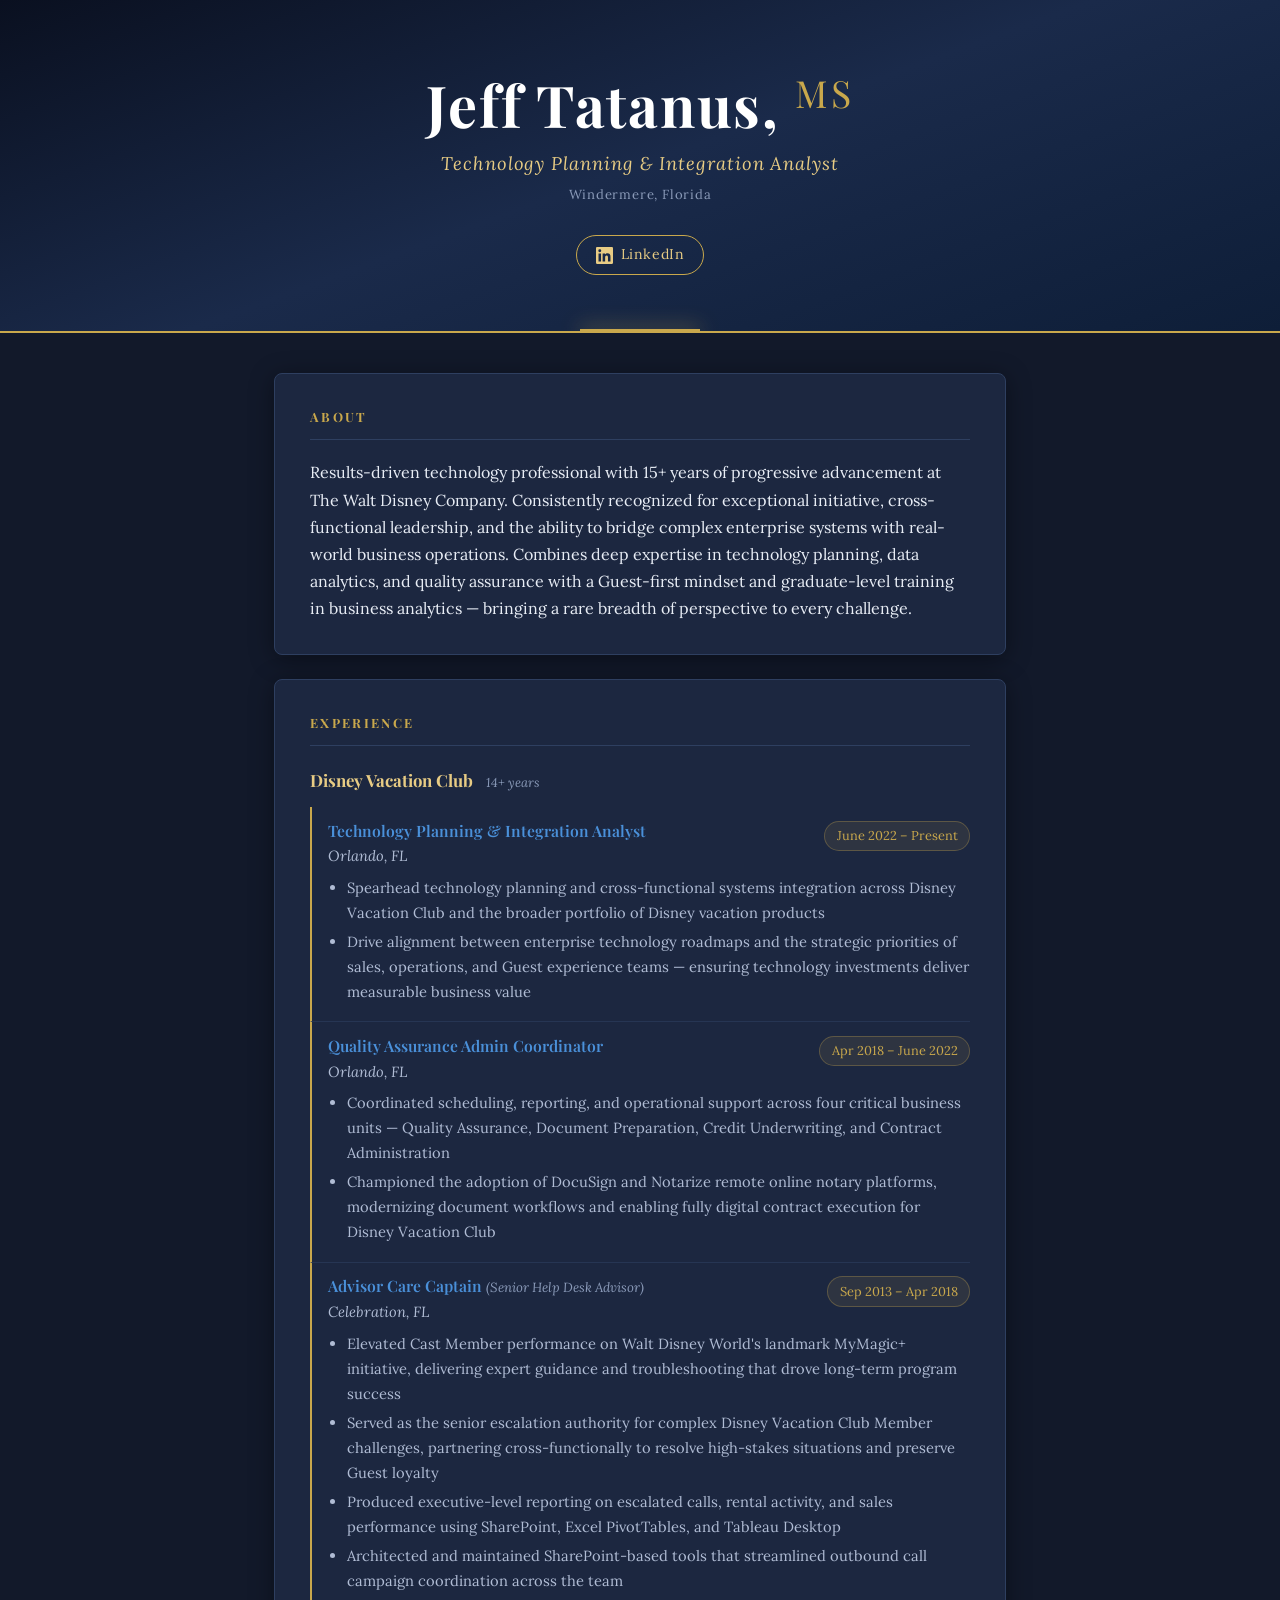
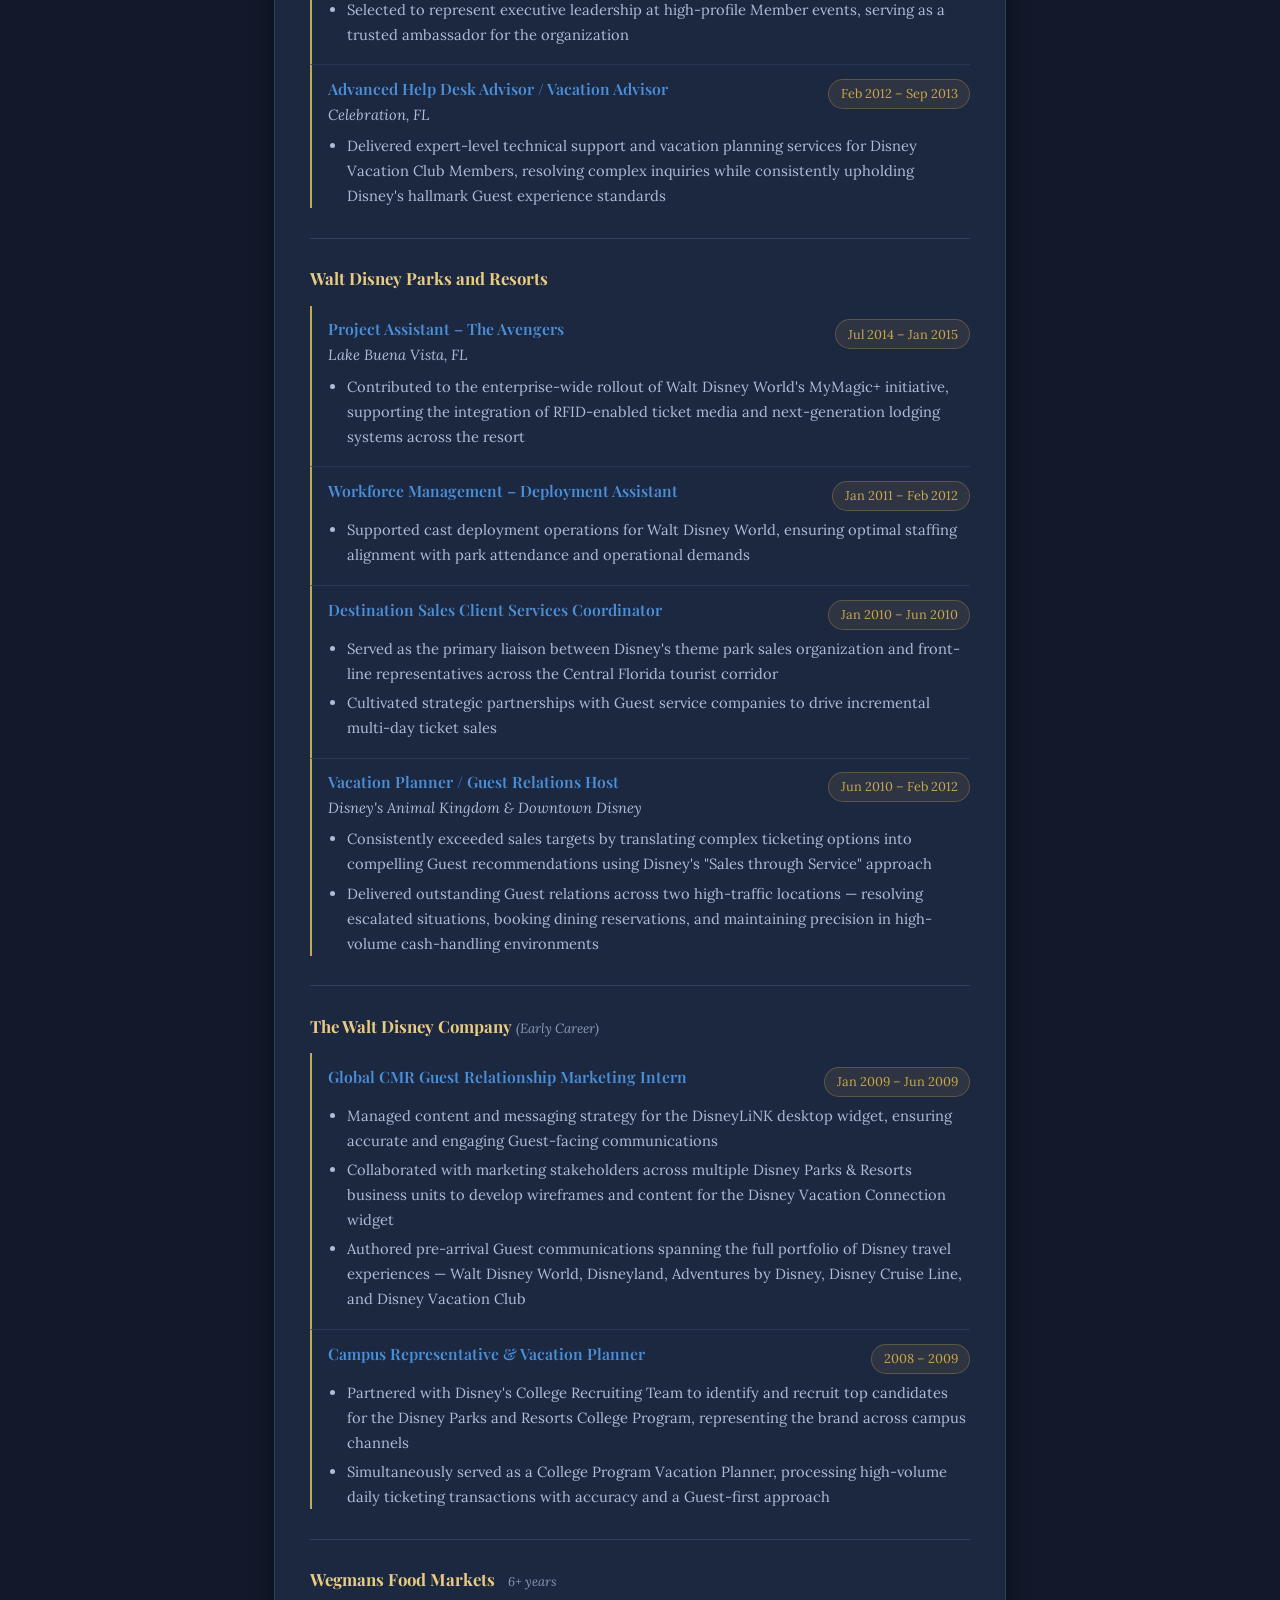
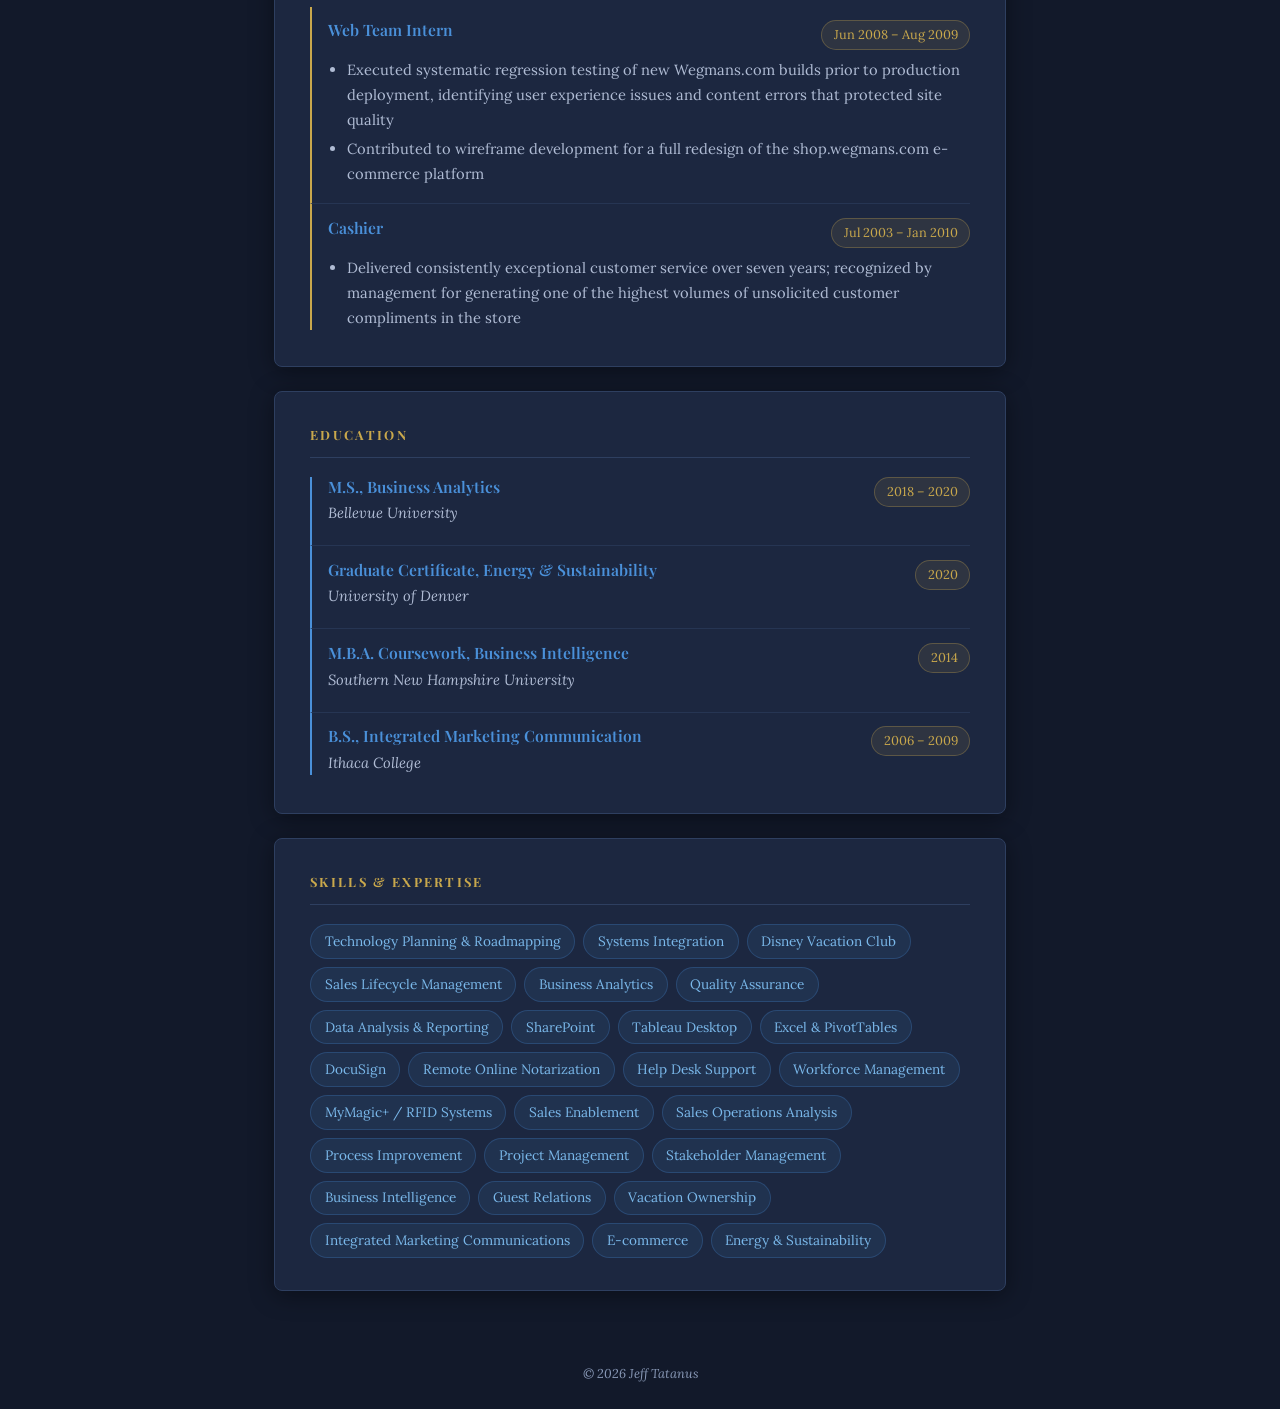
<file: index.html>
<!DOCTYPE html>
<html lang="en">
<head>
  <meta charset="UTF-8" />
  <meta name="viewport" content="width=device-width, initial-scale=1.0" />
  <title>Jeff Tatanus, MS | Technology Planning &amp; Integration Analyst</title>
  <meta name="description" content="Jeff Tatanus — Technology Planning &amp; Integration Analyst at Disney Vacation Club with 15+ years at The Walt Disney Company. Expertise in systems integration, business analytics, quality assurance, data reporting, and the Disney sales lifecycle." />
  <meta name="keywords" content="Jeff Tatanus, Technology Planning Analyst, Integration Analyst, Systems Analyst, Business Analyst, Quality Assurance, Help Desk, Sales Operations Analyst, Sales Technology Analyst, Enterprise Technology Analyst, IT Planning, Disney, Walt Disney Company, Disney Vacation Club, DVC, MyMagic+, RFID, Vacation Ownership, Sales Lifecycle, Sales Integration, Sales Enablement, Sales Support, DocuSign, Notarize, SharePoint, Tableau, Excel, PivotTables, Business Analytics, Data Analysis, Business Intelligence, Systems Integration, Technology Roadmap, Process Improvement, Project Management, Stakeholder Management, Workforce Management, Guest Relations, Integrated Marketing Communications, Bellevue University, Ithaca College, University of Denver, Energy and Sustainability, Windermere Florida, Orlando Florida" />
  <meta property="og:title" content="Jeff Tatanus, MS | Technology Planning &amp; Integration Analyst" />
  <meta property="og:description" content="Technology Planning &amp; Integration Analyst at Disney Vacation Club with 15+ years at The Walt Disney Company. M.S. Business Analytics, Bellevue University." />
  <meta property="og:type" content="profile" />
  <link rel="preconnect" href="https://fonts.googleapis.com" />
  <link rel="preconnect" href="https://fonts.gstatic.com" crossorigin />
  <link href="https://fonts.googleapis.com/css2?family=Playfair+Display:wght@400;600;700&family=Lora:ital,wght@0,400;0,500;1,400&display=swap" rel="stylesheet" />
  <link rel="stylesheet" href="style-dark.css" />
</head>
<body>

  <header>
    <div class="header-inner">
      <h1>Jeff Tatanus, <span class="credential">MS</span></h1>
      <p class="title">Technology Planning &amp; Integration Analyst</p>
      <p class="location">Windermere, Florida</p>
      <div class="social-links">
        <a href="https://www.linkedin.com/in/jefftatanus" target="_blank" rel="noopener noreferrer" class="social-btn">
          <svg xmlns="http://www.w3.org/2000/svg" viewBox="0 0 24 24" fill="currentColor" aria-hidden="true"><path d="M20.447 20.452h-3.554v-5.569c0-1.328-.027-3.037-1.852-3.037-1.853 0-2.136 1.445-2.136 2.939v5.667H9.351V9h3.414v1.561h.046c.477-.9 1.637-1.85 3.37-1.85 3.601 0 4.267 2.37 4.267 5.455v6.286zM5.337 7.433a2.062 2.062 0 0 1-2.063-2.065 2.064 2.064 0 1 1 2.063 2.065zm1.782 13.019H3.555V9h3.564v11.452zM22.225 0H1.771C.792 0 0 .774 0 1.729v20.542C0 23.227.792 24 1.771 24h20.451C23.2 24 24 23.227 24 22.271V1.729C24 .774 23.2 0 22.222 0h.003z"/></svg>
          LinkedIn
        </a>
      </div>
    </div>
  </header>

  <main>

    <section class="card" id="summary">
      <h2>About</h2>
      <p>
        Results-driven technology professional with 15+ years of progressive advancement at The Walt Disney Company. Consistently recognized for exceptional initiative, cross-functional leadership, and the ability to bridge complex enterprise systems with real-world business operations. Combines deep expertise in technology planning, data analytics, and quality assurance with a Guest-first mindset and graduate-level training in business analytics — bringing a rare breadth of perspective to every challenge.
      </p>
    </section>

    <section class="card" id="experience">
      <h2>Experience</h2>

      <!-- Disney Vacation Club -->
      <div class="company-block">
        <div class="company-header">
          <h3 class="company-name">Disney Vacation Club</h3>
          <span class="company-tenure">14+ years</span>
        </div>

        <div class="entry">
          <div class="entry-header">
            <div>
              <h4>Technology Planning &amp; Integration Analyst</h4>
              <p class="location-tag">Orlando, FL</p>
            </div>
            <span class="date">June 2022 &ndash; Present</span>
          </div>
          <ul class="entry-list">
            <li>Spearhead technology planning and cross-functional systems integration across Disney Vacation Club and the broader portfolio of Disney vacation products</li>
            <li>Drive alignment between enterprise technology roadmaps and the strategic priorities of sales, operations, and Guest experience teams — ensuring technology investments deliver measurable business value</li>
          </ul>
        </div>

        <div class="entry">
          <div class="entry-header">
            <div>
              <h4>Quality Assurance Admin Coordinator</h4>
              <p class="location-tag">Orlando, FL</p>
            </div>
            <span class="date">Apr 2018 &ndash; June 2022</span>
          </div>
          <ul class="entry-list">
            <li>Coordinated scheduling, reporting, and operational support across four critical business units — Quality Assurance, Document Preparation, Credit Underwriting, and Contract Administration</li>
            <li>Championed the adoption of DocuSign and Notarize remote online notary platforms, modernizing document workflows and enabling fully digital contract execution for Disney Vacation Club</li>
          </ul>
        </div>

        <div class="entry">
          <div class="entry-header">
            <div>
              <h4>Advisor Care Captain <span class="role-note">(Senior Help Desk Advisor)</span></h4>
              <p class="location-tag">Celebration, FL</p>
            </div>
            <span class="date">Sep 2013 &ndash; Apr 2018</span>
          </div>
          <ul class="entry-list">
            <li>Elevated Cast Member performance on Walt Disney World's landmark MyMagic+ initiative, delivering expert guidance and troubleshooting that drove long-term program success</li>
            <li>Served as the senior escalation authority for complex Disney Vacation Club Member challenges, partnering cross-functionally to resolve high-stakes situations and preserve Guest loyalty</li>
            <li>Produced executive-level reporting on escalated calls, rental activity, and sales performance using SharePoint, Excel PivotTables, and Tableau Desktop</li>
            <li>Architected and maintained SharePoint-based tools that streamlined outbound call campaign coordination across the team</li>
            <li>Selected to represent executive leadership at high-profile Member events, serving as a trusted ambassador for the organization</li>
          </ul>
        </div>

        <div class="entry">
          <div class="entry-header">
            <div>
              <h4>Advanced Help Desk Advisor / Vacation Advisor</h4>
              <p class="location-tag">Celebration, FL</p>
            </div>
            <span class="date">Feb 2012 &ndash; Sep 2013</span>
          </div>
          <ul class="entry-list">
            <li>Delivered expert-level technical support and vacation planning services for Disney Vacation Club Members, resolving complex inquiries while consistently upholding Disney's hallmark Guest experience standards</li>
          </ul>
        </div>
      </div>

      <!-- Walt Disney Parks and Resorts -->
      <div class="company-block">
        <div class="company-header">
          <h3 class="company-name">Walt Disney Parks and Resorts</h3>
        </div>

        <div class="entry">
          <div class="entry-header">
            <div>
              <h4>Project Assistant &ndash; The Avengers</h4>
              <p class="location-tag">Lake Buena Vista, FL</p>
            </div>
            <span class="date">Jul 2014 &ndash; Jan 2015</span>
          </div>
          <ul class="entry-list">
            <li>Contributed to the enterprise-wide rollout of Walt Disney World's MyMagic+ initiative, supporting the integration of RFID-enabled ticket media and next-generation lodging systems across the resort</li>
          </ul>
        </div>

        <div class="entry">
          <div class="entry-header">
            <div>
              <h4>Workforce Management &ndash; Deployment Assistant</h4>
            </div>
            <span class="date">Jan 2011 &ndash; Feb 2012</span>
          </div>
          <ul class="entry-list">
            <li>Supported cast deployment operations for Walt Disney World, ensuring optimal staffing alignment with park attendance and operational demands</li>
          </ul>
        </div>

        <div class="entry">
          <div class="entry-header">
            <div>
              <h4>Destination Sales Client Services Coordinator</h4>
            </div>
            <span class="date">Jan 2010 &ndash; Jun 2010</span>
          </div>
          <ul class="entry-list">
            <li>Served as the primary liaison between Disney's theme park sales organization and front-line representatives across the Central Florida tourist corridor</li>
            <li>Cultivated strategic partnerships with Guest service companies to drive incremental multi-day ticket sales</li>
          </ul>
        </div>

        <div class="entry">
          <div class="entry-header">
            <div>
              <h4>Vacation Planner / Guest Relations Host</h4>
              <p class="location-tag">Disney's Animal Kingdom &amp; Downtown Disney</p>
            </div>
            <span class="date">Jun 2010 &ndash; Feb 2012</span>
          </div>
          <ul class="entry-list">
            <li>Consistently exceeded sales targets by translating complex ticketing options into compelling Guest recommendations using Disney's "Sales through Service" approach</li>
            <li>Delivered outstanding Guest relations across two high-traffic locations — resolving escalated situations, booking dining reservations, and maintaining precision in high-volume cash-handling environments</li>
          </ul>
        </div>
      </div>

      <!-- The Walt Disney Company – Early Career -->
      <div class="company-block">
        <div class="company-header">
          <h3 class="company-name">The Walt Disney Company <span class="role-note">(Early Career)</span></h3>
        </div>

        <div class="entry">
          <div class="entry-header">
            <div>
              <h4>Global CMR Guest Relationship Marketing Intern</h4>
            </div>
            <span class="date">Jan 2009 &ndash; Jun 2009</span>
          </div>
          <ul class="entry-list">
            <li>Managed content and messaging strategy for the DisneyLiNK desktop widget, ensuring accurate and engaging Guest-facing communications</li>
            <li>Collaborated with marketing stakeholders across multiple Disney Parks &amp; Resorts business units to develop wireframes and content for the Disney Vacation Connection widget</li>
            <li>Authored pre-arrival Guest communications spanning the full portfolio of Disney travel experiences — Walt Disney World, Disneyland, Adventures by Disney, Disney Cruise Line, and Disney Vacation Club</li>
          </ul>
        </div>

        <div class="entry">
          <div class="entry-header">
            <div>
              <h4>Campus Representative &amp; Vacation Planner</h4>
            </div>
            <span class="date">2008 &ndash; 2009</span>
          </div>
          <ul class="entry-list">
            <li>Partnered with Disney's College Recruiting Team to identify and recruit top candidates for the Disney Parks and Resorts College Program, representing the brand across campus channels</li>
            <li>Simultaneously served as a College Program Vacation Planner, processing high-volume daily ticketing transactions with accuracy and a Guest-first approach</li>
          </ul>
        </div>
      </div>

      <!-- Wegmans -->
      <div class="company-block">
        <div class="company-header">
          <h3 class="company-name">Wegmans Food Markets</h3>
          <span class="company-tenure">6+ years</span>
        </div>

        <div class="entry">
          <div class="entry-header">
            <div>
              <h4>Web Team Intern</h4>
            </div>
            <span class="date">Jun 2008 &ndash; Aug 2009</span>
          </div>
          <ul class="entry-list">
            <li>Executed systematic regression testing of new Wegmans.com builds prior to production deployment, identifying user experience issues and content errors that protected site quality</li>
            <li>Contributed to wireframe development for a full redesign of the shop.wegmans.com e-commerce platform</li>
          </ul>
        </div>

        <div class="entry">
          <div class="entry-header">
            <div>
              <h4>Cashier</h4>
            </div>
            <span class="date">Jul 2003 &ndash; Jan 2010</span>
          </div>
          <ul class="entry-list">
            <li>Delivered consistently exceptional customer service over seven years; recognized by management for generating one of the highest volumes of unsolicited customer compliments in the store</li>
          </ul>
        </div>
      </div>

    </section>

    <section class="card" id="education">
      <h2>Education</h2>

      <div class="entry">
        <div class="entry-header">
          <div>
            <h4>M.S., Business Analytics</h4>
            <p class="org">Bellevue University</p>
          </div>
          <span class="date">2018 &ndash; 2020</span>
        </div>
      </div>

      <div class="entry">
        <div class="entry-header">
          <div>
            <h4>Graduate Certificate, Energy &amp; Sustainability</h4>
            <p class="org">University of Denver</p>
          </div>
          <span class="date">2020</span>
        </div>
      </div>

      <div class="entry">
        <div class="entry-header">
          <div>
            <h4>M.B.A. Coursework, Business Intelligence</h4>
            <p class="org">Southern New Hampshire University</p>
          </div>
          <span class="date">2014</span>
        </div>
      </div>

      <div class="entry">
        <div class="entry-header">
          <div>
            <h4>B.S., Integrated Marketing Communication</h4>
            <p class="org">Ithaca College</p>
          </div>
          <span class="date">2006 &ndash; 2009</span>
        </div>
      </div>

    </section>

    <section class="card" id="skills">
      <h2>Skills &amp; Expertise</h2>
      <ul class="skills-list">
        <li>Technology Planning &amp; Roadmapping</li>
        <li>Systems Integration</li>
        <li>Disney Vacation Club</li>
        <li>Sales Lifecycle Management</li>
        <li>Business Analytics</li>
        <li>Quality Assurance</li>
        <li>Data Analysis &amp; Reporting</li>
        <li>SharePoint</li>
        <li>Tableau Desktop</li>
        <li>Excel &amp; PivotTables</li>
        <li>DocuSign</li>
        <li>Remote Online Notarization</li>
        <li>Help Desk Support</li>
        <li>Workforce Management</li>
        <li>MyMagic+ / RFID Systems</li>
        <li>Sales Enablement</li>
        <li>Sales Operations Analysis</li>
        <li>Process Improvement</li>
        <li>Project Management</li>
        <li>Stakeholder Management</li>
        <li>Business Intelligence</li>
        <li>Guest Relations</li>
        <li>Vacation Ownership</li>
        <li>Integrated Marketing Communications</li>
        <li>E-commerce</li>
        <li>Energy &amp; Sustainability</li>
      </ul>
    </section>

  </main>

  <footer>
    <p>&copy; 2026 Jeff Tatanus</p>
  </footer>

</body>
</html>
</file>
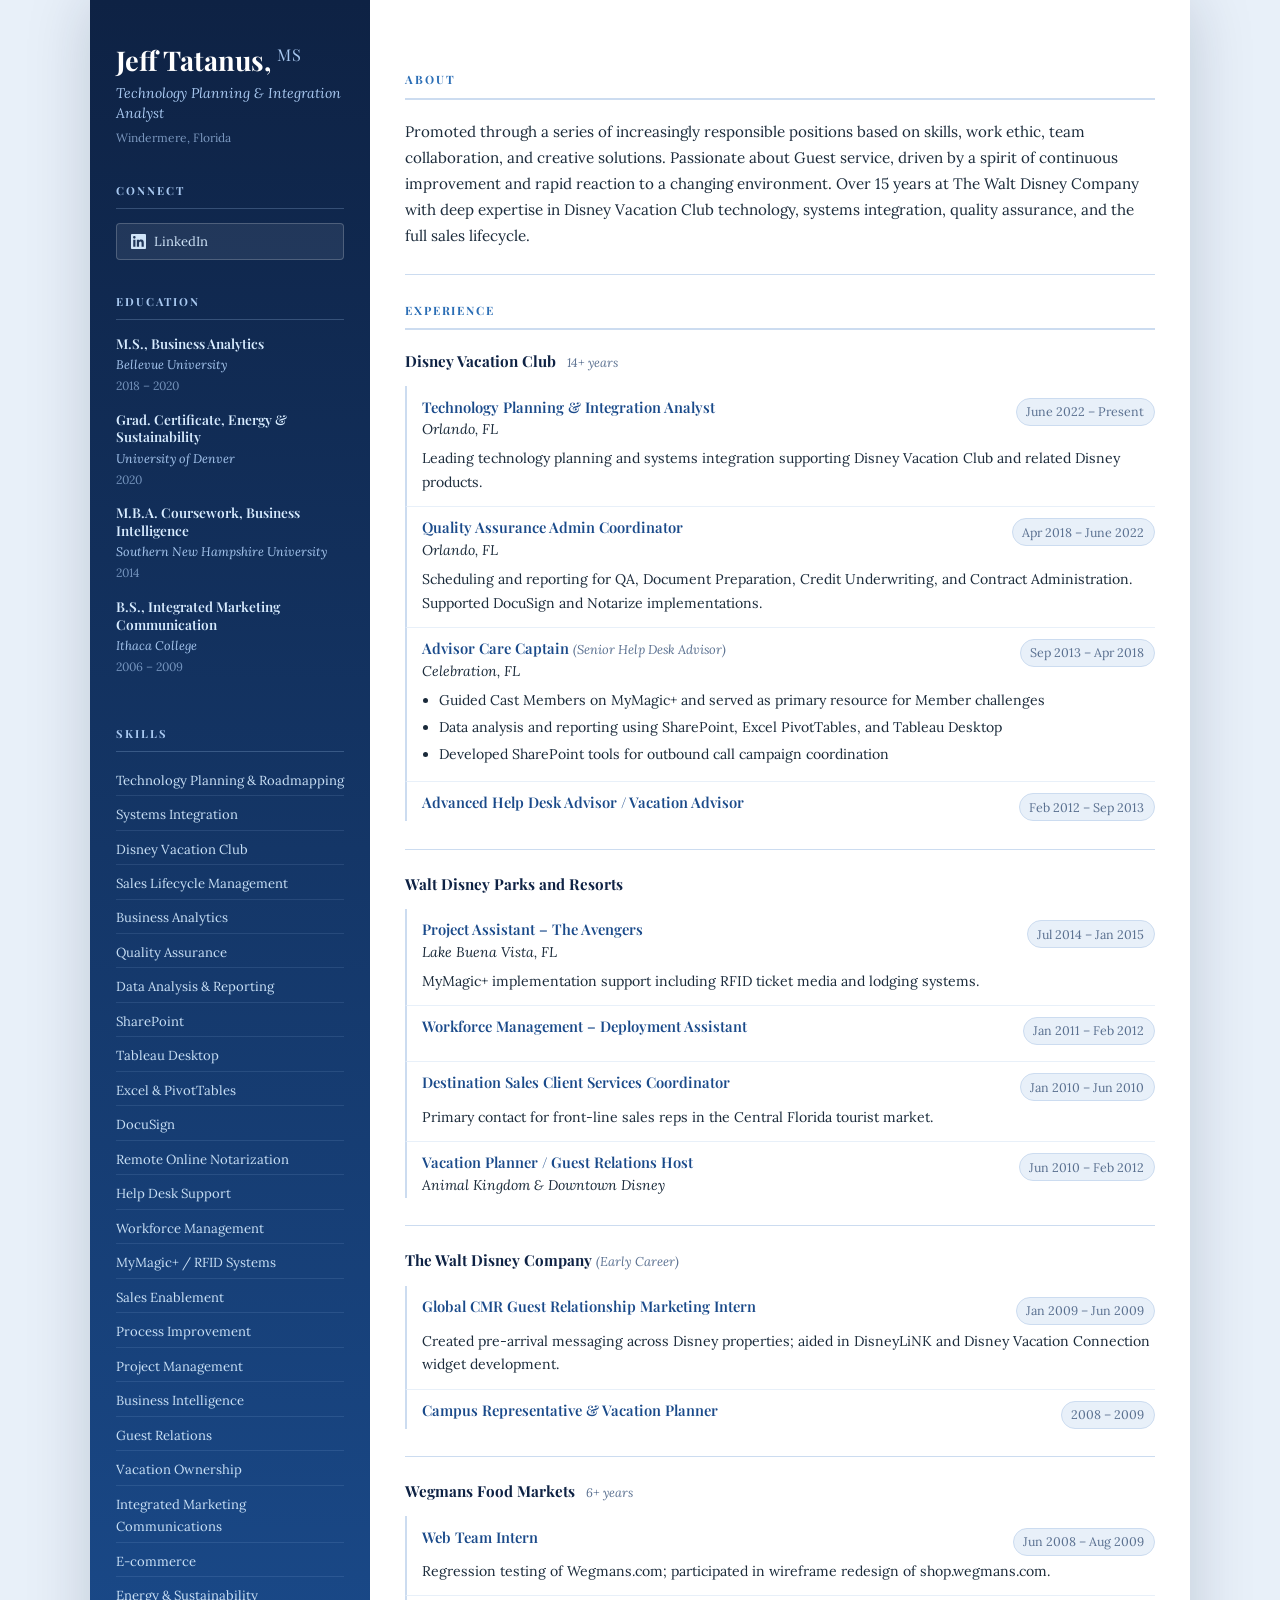
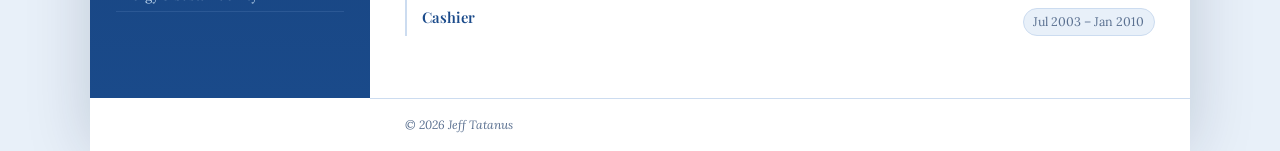
<file: preview-sidebar.html>
<!DOCTYPE html>
<html lang="en">
<head>
  <meta charset="UTF-8" />
  <meta name="viewport" content="width=device-width, initial-scale=1.0" />
  <title>Preview: Sidebar Layout</title>
  <link rel="preconnect" href="https://fonts.googleapis.com" />
  <link rel="preconnect" href="https://fonts.gstatic.com" crossorigin />
  <link href="https://fonts.googleapis.com/css2?family=Playfair+Display:wght@400;600;700&family=Lora:ital,wght@0,400;0,500;1,400&display=swap" rel="stylesheet" />
  <link rel="stylesheet" href="style-sidebar.css" />
</head>
<body>
<div class="page">

  <aside class="sidebar">
    <div class="sidebar-name">
      <h1>Jeff Tatanus, <span class="credential">MS</span></h1>
      <p class="title">Technology Planning &amp; Integration Analyst</p>
      <p class="location">Windermere, Florida</p>
    </div>

    <div class="sidebar-section">
      <h2>Connect</h2>
      <div class="social-links">
        <a href="https://www.linkedin.com/in/jefftatanus" target="_blank" rel="noopener noreferrer" class="social-btn">
          <svg xmlns="http://www.w3.org/2000/svg" viewBox="0 0 24 24" fill="currentColor"><path d="M20.447 20.452h-3.554v-5.569c0-1.328-.027-3.037-1.852-3.037-1.853 0-2.136 1.445-2.136 2.939v5.667H9.351V9h3.414v1.561h.046c.477-.9 1.637-1.85 3.37-1.85 3.601 0 4.267 2.37 4.267 5.455v6.286zM5.337 7.433a2.062 2.062 0 0 1-2.063-2.065 2.064 2.064 0 1 1 2.063 2.065zm1.782 13.019H3.555V9h3.564v11.452zM22.225 0H1.771C.792 0 0 .774 0 1.729v20.542C0 23.227.792 24 1.771 24h20.451C23.2 24 24 23.227 24 22.271V1.729C24 .774 23.2 0 22.222 0h.003z"/></svg>
          LinkedIn
        </a>
      </div>
    </div>

    <div class="sidebar-section">
      <h2>Education</h2>
      <div class="sidebar-edu-entry">
        <h4>M.S., Business Analytics</h4>
        <p class="org">Bellevue University</p>
        <p class="date">2018 – 2020</p>
      </div>
      <div class="sidebar-edu-entry">
        <h4>Grad. Certificate, Energy &amp; Sustainability</h4>
        <p class="org">University of Denver</p>
        <p class="date">2020</p>
      </div>
      <div class="sidebar-edu-entry">
        <h4>M.B.A. Coursework, Business Intelligence</h4>
        <p class="org">Southern New Hampshire University</p>
        <p class="date">2014</p>
      </div>
      <div class="sidebar-edu-entry">
        <h4>B.S., Integrated Marketing Communication</h4>
        <p class="org">Ithaca College</p>
        <p class="date">2006 – 2009</p>
      </div>
    </div>

    <div class="sidebar-section">
      <h2>Skills</h2>
      <ul class="skills-list">
        <li>Technology Planning &amp; Roadmapping</li>
        <li>Systems Integration</li>
        <li>Disney Vacation Club</li>
        <li>Sales Lifecycle Management</li>
        <li>Business Analytics</li>
        <li>Quality Assurance</li>
        <li>Data Analysis &amp; Reporting</li>
        <li>SharePoint</li>
        <li>Tableau Desktop</li>
        <li>Excel &amp; PivotTables</li>
        <li>DocuSign</li>
        <li>Remote Online Notarization</li>
        <li>Help Desk Support</li>
        <li>Workforce Management</li>
        <li>MyMagic+ / RFID Systems</li>
        <li>Sales Enablement</li>
        <li>Process Improvement</li>
        <li>Project Management</li>
        <li>Business Intelligence</li>
        <li>Guest Relations</li>
        <li>Vacation Ownership</li>
        <li>Integrated Marketing Communications</li>
        <li>E-commerce</li>
        <li>Energy &amp; Sustainability</li>
      </ul>
    </div>
  </aside>

  <main>
    <section class="card" id="summary">
      <h2>About</h2>
      <p>Promoted through a series of increasingly responsible positions based on skills, work ethic, team collaboration, and creative solutions. Passionate about Guest service, driven by a spirit of continuous improvement and rapid reaction to a changing environment. Over 15 years at The Walt Disney Company with deep expertise in Disney Vacation Club technology, systems integration, quality assurance, and the full sales lifecycle.</p>
    </section>

    <section class="card" id="experience">
      <h2>Experience</h2>

      <div class="company-block">
        <div class="company-header">
          <h3 class="company-name">Disney Vacation Club</h3>
          <span class="company-tenure">14+ years</span>
        </div>
        <div class="entry">
          <div class="entry-header">
            <div><h4>Technology Planning &amp; Integration Analyst</h4><p class="location-tag">Orlando, FL</p></div>
            <span class="date">June 2022 – Present</span>
          </div>
          <p>Leading technology planning and systems integration supporting Disney Vacation Club and related Disney products.</p>
        </div>
        <div class="entry">
          <div class="entry-header">
            <div><h4>Quality Assurance Admin Coordinator</h4><p class="location-tag">Orlando, FL</p></div>
            <span class="date">Apr 2018 – June 2022</span>
          </div>
          <p>Scheduling and reporting for QA, Document Preparation, Credit Underwriting, and Contract Administration. Supported DocuSign and Notarize implementations.</p>
        </div>
        <div class="entry">
          <div class="entry-header">
            <div><h4>Advisor Care Captain <span class="role-note">(Senior Help Desk Advisor)</span></h4><p class="location-tag">Celebration, FL</p></div>
            <span class="date">Sep 2013 – Apr 2018</span>
          </div>
          <ul class="entry-list">
            <li>Guided Cast Members on MyMagic+ and served as primary resource for Member challenges</li>
            <li>Data analysis and reporting using SharePoint, Excel PivotTables, and Tableau Desktop</li>
            <li>Developed SharePoint tools for outbound call campaign coordination</li>
          </ul>
        </div>
        <div class="entry">
          <div class="entry-header">
            <div><h4>Advanced Help Desk Advisor / Vacation Advisor</h4></div>
            <span class="date">Feb 2012 – Sep 2013</span>
          </div>
        </div>
      </div>

      <div class="company-block">
        <div class="company-header">
          <h3 class="company-name">Walt Disney Parks and Resorts</h3>
        </div>
        <div class="entry">
          <div class="entry-header">
            <div><h4>Project Assistant – The Avengers</h4><p class="location-tag">Lake Buena Vista, FL</p></div>
            <span class="date">Jul 2014 – Jan 2015</span>
          </div>
          <p>MyMagic+ implementation support including RFID ticket media and lodging systems.</p>
        </div>
        <div class="entry">
          <div class="entry-header">
            <div><h4>Workforce Management – Deployment Assistant</h4></div>
            <span class="date">Jan 2011 – Feb 2012</span>
          </div>
        </div>
        <div class="entry">
          <div class="entry-header">
            <div><h4>Destination Sales Client Services Coordinator</h4></div>
            <span class="date">Jan 2010 – Jun 2010</span>
          </div>
          <p>Primary contact for front-line sales reps in the Central Florida tourist market.</p>
        </div>
        <div class="entry">
          <div class="entry-header">
            <div><h4>Vacation Planner / Guest Relations Host</h4><p class="location-tag">Animal Kingdom &amp; Downtown Disney</p></div>
            <span class="date">Jun 2010 – Feb 2012</span>
          </div>
        </div>
      </div>

      <div class="company-block">
        <div class="company-header">
          <h3 class="company-name">The Walt Disney Company <span class="role-note">(Early Career)</span></h3>
        </div>
        <div class="entry">
          <div class="entry-header">
            <div><h4>Global CMR Guest Relationship Marketing Intern</h4></div>
            <span class="date">Jan 2009 – Jun 2009</span>
          </div>
          <p>Created pre-arrival messaging across Disney properties; aided in DisneyLiNK and Disney Vacation Connection widget development.</p>
        </div>
        <div class="entry">
          <div class="entry-header">
            <div><h4>Campus Representative &amp; Vacation Planner</h4></div>
            <span class="date">2008 – 2009</span>
          </div>
        </div>
      </div>

      <div class="company-block">
        <div class="company-header">
          <h3 class="company-name">Wegmans Food Markets</h3>
          <span class="company-tenure">6+ years</span>
        </div>
        <div class="entry">
          <div class="entry-header">
            <div><h4>Web Team Intern</h4></div>
            <span class="date">Jun 2008 – Aug 2009</span>
          </div>
          <p>Regression testing of Wegmans.com; participated in wireframe redesign of shop.wegmans.com.</p>
        </div>
        <div class="entry">
          <div class="entry-header">
            <div><h4>Cashier</h4></div>
            <span class="date">Jul 2003 – Jan 2010</span>
          </div>
        </div>
      </div>
    </section>
  </main>

  <footer>
    <p>&copy; 2026 Jeff Tatanus</p>
  </footer>

</div>
</body>
</html>
</file>
<file: style-dark.css>
*, *::before, *::after {
  box-sizing: border-box;
  margin: 0;
  padding: 0;
}

:root {
  --bg:        #12192a;
  --surface:   #1c2740;
  --surface2:  #243150;
  --gold:      #c9a84c;
  --gold-light:#e8cc84;
  --blue:      #4a90d9;
  --text:      #e8edf5;
  --muted:     #8a9ab8;
  --divider:   #2e3f60;
}

html { scroll-behavior: smooth; }

body {
  font-family: 'Lora', Georgia, serif;
  background: var(--bg);
  color: var(--text);
  line-height: 1.7;
  font-size: 1rem;
}

/* ── Header ─────────────────────────────────────────── */

header {
  background: linear-gradient(160deg, #0a1020 0%, #1a2a4a 50%, #0e1e38 100%);
  color: #fff;
  padding: 4.5rem 2rem 3.5rem;
  text-align: center;
  border-bottom: 2px solid var(--gold);
  position: relative;
  overflow: hidden;
}

header::after {
  content: '';
  position: absolute;
  bottom: -1px;
  left: 50%;
  transform: translateX(-50%);
  width: 120px;
  height: 3px;
  background: var(--gold);
  box-shadow: 0 0 20px var(--gold);
}

.header-inner {
  position: relative;
  max-width: 780px;
  margin: 0 auto;
}

header h1 {
  font-family: 'Playfair Display', Georgia, serif;
  font-size: clamp(2.4rem, 6vw, 3.6rem);
  font-weight: 700;
  letter-spacing: 0.03em;
  line-height: 1.1;
  color: #fff;
}

header .credential {
  font-size: 0.65em;
  font-weight: 400;
  vertical-align: super;
  color: var(--gold);
  letter-spacing: 0.08em;
}

header .title {
  font-family: 'Lora', Georgia, serif;
  font-style: italic;
  font-size: clamp(1rem, 2.5vw, 1.15rem);
  color: var(--gold-light);
  margin-top: 0.7rem;
  letter-spacing: 0.05em;
}

header .location {
  font-family: 'Lora', serif;
  font-size: 0.82rem;
  color: var(--muted);
  margin-top: 0.3rem;
  letter-spacing: 0.06em;
}

.social-links {
  margin-top: 1.8rem;
  display: flex;
  justify-content: center;
  gap: 1rem;
}

.social-btn {
  display: inline-flex;
  align-items: center;
  gap: 0.5rem;
  background: transparent;
  border: 1.5px solid var(--gold);
  color: var(--gold-light);
  text-decoration: none;
  padding: 0.45rem 1.2rem;
  border-radius: 2rem;
  font-family: 'Lora', serif;
  font-size: 0.88rem;
  letter-spacing: 0.04em;
  transition: background 0.2s, color 0.2s, box-shadow 0.2s, transform 0.15s;
}

.social-btn svg {
  width: 17px;
  height: 17px;
  flex-shrink: 0;
}

.social-btn:hover {
  background: var(--gold);
  color: #12192a;
  box-shadow: 0 0 16px rgba(201,168,76,0.4);
  transform: translateY(-2px);
}

/* ── Main layout ─────────────────────────────────────── */

main {
  max-width: 780px;
  margin: 2.5rem auto 3rem;
  padding: 0 1.5rem;
  display: flex;
  flex-direction: column;
  gap: 1.5rem;
}

/* ── Cards ───────────────────────────────────────────── */

.card {
  background: var(--surface);
  border-radius: 8px;
  padding: 2rem 2.2rem;
  box-shadow: 0 4px 24px rgba(0,0,0,0.4);
  border: 1px solid var(--divider);
}

.card h2 {
  font-family: 'Playfair Display', Georgia, serif;
  font-size: 0.8rem;
  font-weight: 700;
  color: var(--gold);
  letter-spacing: 0.18em;
  text-transform: uppercase;
  padding-bottom: 0.7rem;
  margin-bottom: 1.2rem;
  border-bottom: 1px solid var(--divider);
}

/* ── Company blocks ──────────────────────────────────── */

.company-block {
  margin-bottom: 1.6rem;
  padding-bottom: 1.6rem;
  border-bottom: 1px solid var(--divider);
}

.company-block:last-child {
  border-bottom: none;
  margin-bottom: 0;
  padding-bottom: 0;
}

.company-header {
  display: flex;
  align-items: baseline;
  gap: 0.8rem;
  flex-wrap: wrap;
  margin-bottom: 0.8rem;
}

.company-name {
  font-family: 'Playfair Display', Georgia, serif;
  font-size: 1.05rem;
  font-weight: 700;
  color: var(--gold-light);
}

.company-tenure {
  font-family: 'Lora', serif;
  font-style: italic;
  font-size: 0.8rem;
  color: var(--muted);
}

/* ── Entries ─────────────────────────────────────────── */

.entry {
  padding: 0.85rem 0 0.85rem 1rem;
  border-bottom: 1px solid rgba(46,63,96,0.6);
  border-left: 2px solid var(--gold);
}

.entry:last-child {
  border-bottom: none;
  padding-bottom: 0;
}

.entry:first-of-type { padding-top: 0; }

.entry-header {
  display: flex;
  justify-content: space-between;
  align-items: flex-start;
  gap: 1rem;
  flex-wrap: wrap;
  margin-bottom: 0.4rem;
}

.entry h4 {
  font-family: 'Playfair Display', Georgia, serif;
  font-size: 0.98rem;
  font-weight: 600;
  color: var(--blue);
  line-height: 1.3;
}

.role-note {
  font-family: 'Lora', serif;
  font-style: italic;
  font-weight: 400;
  font-size: 0.83rem;
  color: var(--muted);
}

.location-tag {
  font-family: 'Lora', serif;
  font-style: italic;
  font-size: 0.8rem;
  color: var(--muted);
  margin-top: 0.15rem;
}

.entry p, .entry-list {
  font-size: 0.92rem;
  color: #b0bcd4;
}

.entry-list {
  margin: 0.4rem 0 0 1.2rem;
}

.entry-list li { margin-bottom: 0.25rem; }

.org {
  font-family: 'Lora', serif;
  font-style: italic;
  font-size: 0.88rem;
  color: var(--muted);
  margin-top: 0.2rem;
}

.date {
  font-family: 'Lora', serif;
  font-size: 0.8rem;
  color: var(--gold);
  background: rgba(201,168,76,0.1);
  border: 1px solid rgba(201,168,76,0.3);
  padding: 0.2rem 0.7rem;
  border-radius: 1rem;
  white-space: nowrap;
  flex-shrink: 0;
}

#education .entry { border-left-color: var(--blue); }

/* ── Skills ──────────────────────────────────────────── */

.skills-list {
  list-style: none;
  display: flex;
  flex-wrap: wrap;
  gap: 0.5rem;
}

.skills-list li {
  background: rgba(74,144,217,0.1);
  color: #7ab8ea;
  border: 1px solid rgba(74,144,217,0.25);
  padding: 0.3rem 0.85rem;
  border-radius: 2rem;
  font-size: 0.85rem;
  font-family: 'Lora', serif;
  transition: background 0.2s, color 0.2s, border-color 0.2s;
}

.skills-list li:hover {
  background: rgba(201,168,76,0.15);
  color: var(--gold-light);
  border-color: rgba(201,168,76,0.4);
}

/* ── Footer ──────────────────────────────────────────── */

footer {
  text-align: center;
  padding: 1.5rem;
  font-size: 0.8rem;
  color: var(--muted);
  font-family: 'Lora', serif;
  font-style: italic;
}

/* ── Responsive ──────────────────────────────────────── */

@media (max-width: 540px) {
  .card { padding: 1.4rem 1.2rem; }
  .entry-header { flex-direction: column; gap: 0.3rem; }
  .date { align-self: flex-start; }
}
</file>
<file: style-sidebar.css>
*, *::before, *::after {
  box-sizing: border-box;
  margin: 0;
  padding: 0;
}

:root {
  --navy:      #0e2244;
  --blue:      #1a4a8a;
  --mid:       #2a6db5;
  --light:     #4a90d9;
  --pale:      #e8f0f9;
  --pale-dark: #ccdcf0;
  --text:      #1a2a3a;
  --muted:     #5a7090;
  --sidebar-w: 280px;
}

html { scroll-behavior: smooth; }

body {
  font-family: 'Lora', Georgia, serif;
  background: var(--pale);
  color: var(--text);
  line-height: 1.7;
  font-size: 0.95rem;
  min-height: 100vh;
}

/* ── Page shell ──────────────────────────────────────── */

.page {
  display: grid;
  grid-template-columns: var(--sidebar-w) 1fr;
  grid-template-rows: auto 1fr;
  min-height: 100vh;
  max-width: 1100px;
  margin: 0 auto;
  background: #fff;
  box-shadow: 0 0 60px rgba(10,30,60,0.18);
}

/* ── Sidebar ─────────────────────────────────────────── */

.sidebar {
  grid-column: 1;
  grid-row: 1 / 3;
  background: linear-gradient(180deg, var(--navy) 0%, var(--blue) 100%);
  color: #fff;
  padding: 2.8rem 1.6rem 2rem;
  display: flex;
  flex-direction: column;
  gap: 2rem;
}

.sidebar-name h1 {
  font-family: 'Playfair Display', Georgia, serif;
  font-size: 1.7rem;
  font-weight: 700;
  line-height: 1.15;
  color: #fff;
}

.sidebar-name .credential {
  font-size: 0.6em;
  font-weight: 400;
  vertical-align: super;
  color: #a8c8f0;
  letter-spacing: 0.08em;
}

.sidebar-name .title {
  font-family: 'Lora', serif;
  font-style: italic;
  font-size: 0.88rem;
  color: #a8c8f0;
  margin-top: 0.5rem;
  line-height: 1.4;
}

.sidebar-name .location {
  font-family: 'Lora', serif;
  font-size: 0.75rem;
  color: rgba(168,200,240,0.7);
  margin-top: 0.3rem;
}

.sidebar-section h2 {
  font-family: 'Playfair Display', Georgia, serif;
  font-size: 0.7rem;
  font-weight: 700;
  letter-spacing: 0.18em;
  text-transform: uppercase;
  color: #a8c8f0;
  padding-bottom: 0.5rem;
  margin-bottom: 0.9rem;
  border-bottom: 1px solid rgba(168,200,240,0.25);
}

.social-links {
  display: flex;
  flex-direction: column;
  gap: 0.5rem;
}

.social-btn {
  display: inline-flex;
  align-items: center;
  gap: 0.5rem;
  background: rgba(255,255,255,0.08);
  border: 1px solid rgba(255,255,255,0.2);
  color: #d0e4f8;
  text-decoration: none;
  padding: 0.4rem 0.9rem;
  border-radius: 4px;
  font-family: 'Lora', serif;
  font-size: 0.82rem;
  transition: background 0.2s, border-color 0.2s;
}

.social-btn svg {
  width: 15px;
  height: 15px;
  flex-shrink: 0;
}

.social-btn:hover {
  background: rgba(255,255,255,0.18);
  border-color: rgba(255,255,255,0.5);
}

/* sidebar skills */
.sidebar .skills-list {
  list-style: none;
  display: flex;
  flex-direction: column;
  gap: 0.3rem;
}

.sidebar .skills-list li {
  font-family: 'Lora', serif;
  font-size: 0.82rem;
  color: #c8dff5;
  padding: 0.2rem 0;
  border-bottom: 1px solid rgba(168,200,240,0.12);
  transition: color 0.15s;
}

.sidebar .skills-list li:hover { color: #fff; }

/* sidebar education */
.sidebar-edu-entry {
  margin-bottom: 0.9rem;
}

.sidebar-edu-entry h4 {
  font-family: 'Playfair Display', serif;
  font-size: 0.85rem;
  font-weight: 600;
  color: #d8ecff;
  line-height: 1.3;
}

.sidebar-edu-entry .org {
  font-family: 'Lora', serif;
  font-style: italic;
  font-size: 0.78rem;
  color: #a8c8f0;
  margin-top: 0.1rem;
}

.sidebar-edu-entry .date {
  font-family: 'Lora', serif;
  font-size: 0.75rem;
  color: rgba(168,200,240,0.65);
  margin-top: 0.05rem;
  background: none;
  border: none;
  padding: 0;
  border-radius: 0;
  white-space: normal;
}

/* ── Top bar (name on mobile / header area) ──────────── */

header {
  display: none;
}

/* ── Main content ────────────────────────────────────── */

main {
  grid-column: 2;
  grid-row: 1 / 3;
  padding: 2.8rem 2.2rem 2rem;
  display: flex;
  flex-direction: column;
  gap: 0;
  background: #fff;
}

.card {
  padding: 1.6rem 0;
  border-bottom: 1px solid var(--pale-dark);
}

.card:last-child { border-bottom: none; }

.card h2 {
  font-family: 'Playfair Display', Georgia, serif;
  font-size: 0.72rem;
  font-weight: 700;
  color: var(--mid);
  letter-spacing: 0.16em;
  text-transform: uppercase;
  margin-bottom: 1.2rem;
  padding-bottom: 0.5rem;
  border-bottom: 2px solid var(--pale-dark);
}

/* ── Company blocks ──────────────────────────────────── */

.company-block {
  margin-bottom: 1.4rem;
  padding-bottom: 1.4rem;
  border-bottom: 1px solid var(--pale-dark);
}

.company-block:last-child {
  border-bottom: none;
  margin-bottom: 0;
  padding-bottom: 0;
}

.company-header {
  display: flex;
  align-items: baseline;
  gap: 0.7rem;
  flex-wrap: wrap;
  margin-bottom: 0.7rem;
}

.company-name {
  font-family: 'Playfair Display', Georgia, serif;
  font-size: 0.95rem;
  font-weight: 700;
  color: var(--navy);
}

.company-tenure {
  font-family: 'Lora', serif;
  font-style: italic;
  font-size: 0.78rem;
  color: var(--muted);
}

/* ── Entries ─────────────────────────────────────────── */

.entry {
  padding: 0.7rem 0 0.7rem 0.9rem;
  border-bottom: 1px solid var(--pale);
  border-left: 2px solid var(--pale-dark);
}

.entry:last-child {
  border-bottom: none;
  padding-bottom: 0;
}

.entry:first-of-type { padding-top: 0; }

.entry-header {
  display: flex;
  justify-content: space-between;
  align-items: flex-start;
  gap: 0.8rem;
  flex-wrap: wrap;
  margin-bottom: 0.3rem;
}

.entry h4 {
  font-family: 'Playfair Display', Georgia, serif;
  font-size: 0.92rem;
  font-weight: 600;
  color: var(--blue);
  line-height: 1.3;
}

.role-note {
  font-family: 'Lora', serif;
  font-style: italic;
  font-weight: 400;
  font-size: 0.8rem;
  color: var(--muted);
}

.location-tag {
  font-family: 'Lora', serif;
  font-style: italic;
  font-size: 0.78rem;
  color: var(--muted);
  margin-top: 0.1rem;
}

.entry p, .entry-list {
  font-size: 0.88rem;
  color: var(--text);
}

.entry-list {
  margin: 0.3rem 0 0 1.1rem;
}

.entry-list li { margin-bottom: 0.2rem; }

.org {
  font-family: 'Lora', serif;
  font-style: italic;
  font-size: 0.85rem;
  color: var(--muted);
  margin-top: 0.15rem;
}

.date {
  font-family: 'Lora', serif;
  font-size: 0.78rem;
  color: var(--muted);
  background: var(--pale);
  border: 1px solid var(--pale-dark);
  padding: 0.15rem 0.6rem;
  border-radius: 1rem;
  white-space: nowrap;
  flex-shrink: 0;
}

#education { display: none; } /* education lives in sidebar */

/* ── Footer ──────────────────────────────────────────── */

footer {
  grid-column: 2;
  padding: 1rem 2.2rem;
  font-size: 0.75rem;
  color: var(--muted);
  font-family: 'Lora', serif;
  font-style: italic;
  border-top: 1px solid var(--pale-dark);
  background: #fff;
}

/* ── Responsive: stack on mobile ─────────────────────── */

@media (max-width: 700px) {
  .page {
    grid-template-columns: 1fr;
    grid-template-rows: auto auto 1fr;
  }

  .sidebar {
    grid-column: 1;
    grid-row: 1;
  }

  main {
    grid-column: 1;
    grid-row: 2;
    padding: 1.5rem 1.2rem;
  }

  footer {
    grid-column: 1;
    grid-row: 3;
  }
}
</file>
